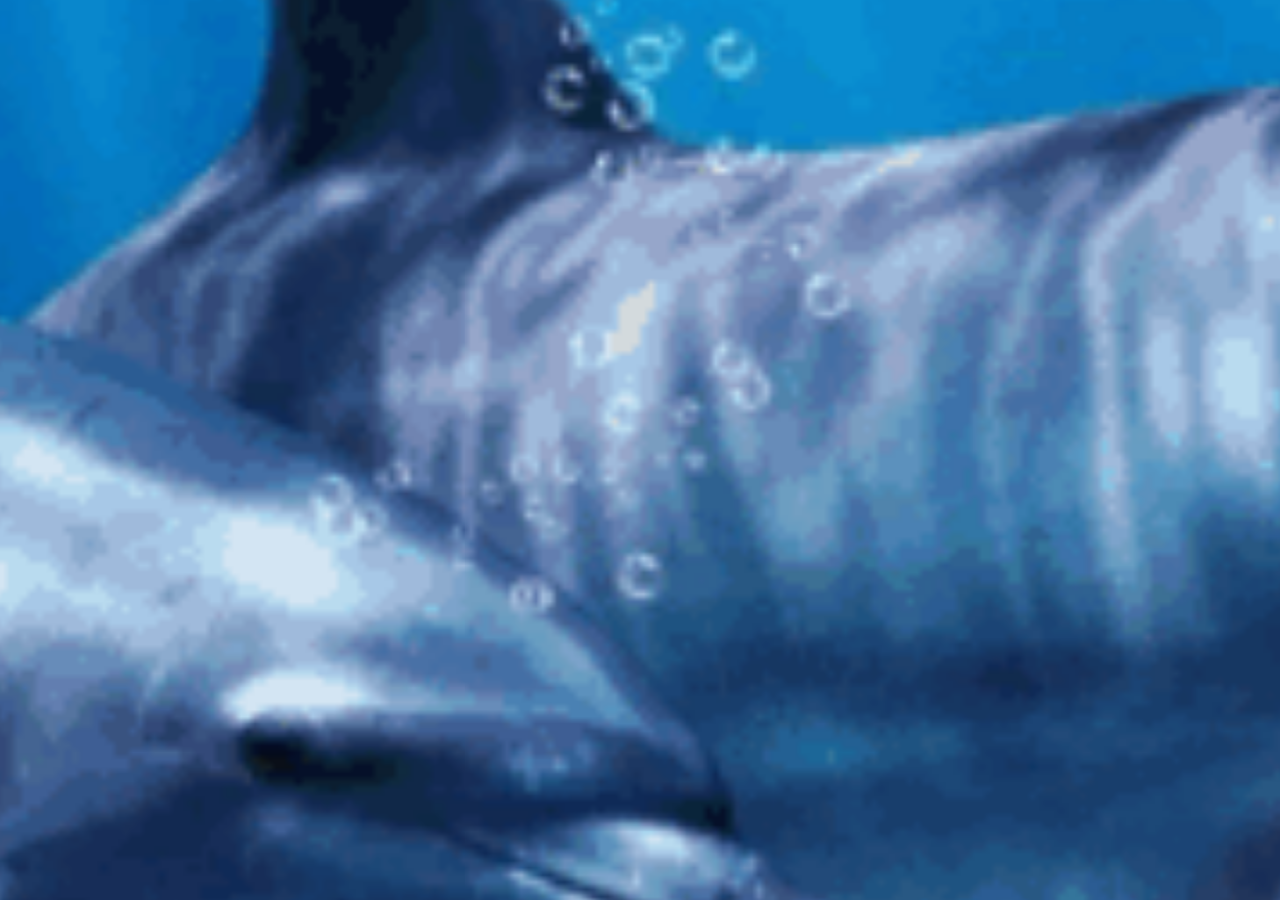
<file: index.html>
<!doctype html>
<html lang="en">
<head>
    <meta charset="UTF-8">
    <title>Document</title>
    <link rel="stylesheet" href="css/index.css">
    <link rel="stylesheet" href="iconfont/iconfont.css">
    <script src="js/index.js"></script>
</head>
<body>
<div class="scene">
    <div class="room">
        <div class="panel"></div>
        <div class="panel">
            <div class="left">
                <div class="iconfont icon-svn"></div>
                <div class="iconfont icon-nodejs"></div>
                <div class="iconfont icon-ajax"></div>
                <div class="iconfont icon-socialjavascript"></div>
            </div>
            <div class="left-a">
                <a href="" class="iconfont icon-svn"></a>
                <a href="" class="iconfont icon-nodejs"></a>
                <a href="" class="iconfont icon-ajax"></a>
                <a href="" class="iconfont icon-socialjavascript"></a>
            </div>
        </div>
        <div class="panel"></div>
        <div class="panel">
            <div class="right">
                <div class="iconfont icon-github-copy"></div>
                <div class="iconfont icon-php"></div>
                <div class="iconfont icon-html51"></div>
                <div class="iconfont icon-css31"></div>
            </div>
            <div class="right-a">
                <a href="" class="iconfont icon-github-copy"></a>
                <a href="" class="iconfont icon-php"></a>
                <a href="" class="iconfont icon-html51"></a>
                <a href="" class="iconfont icon-css31"></a>
            </div>
        </div>
        <div class="panel"></div>
        <div class="panel"></div>
    </div>
</div>
</body>
</html>
</file>
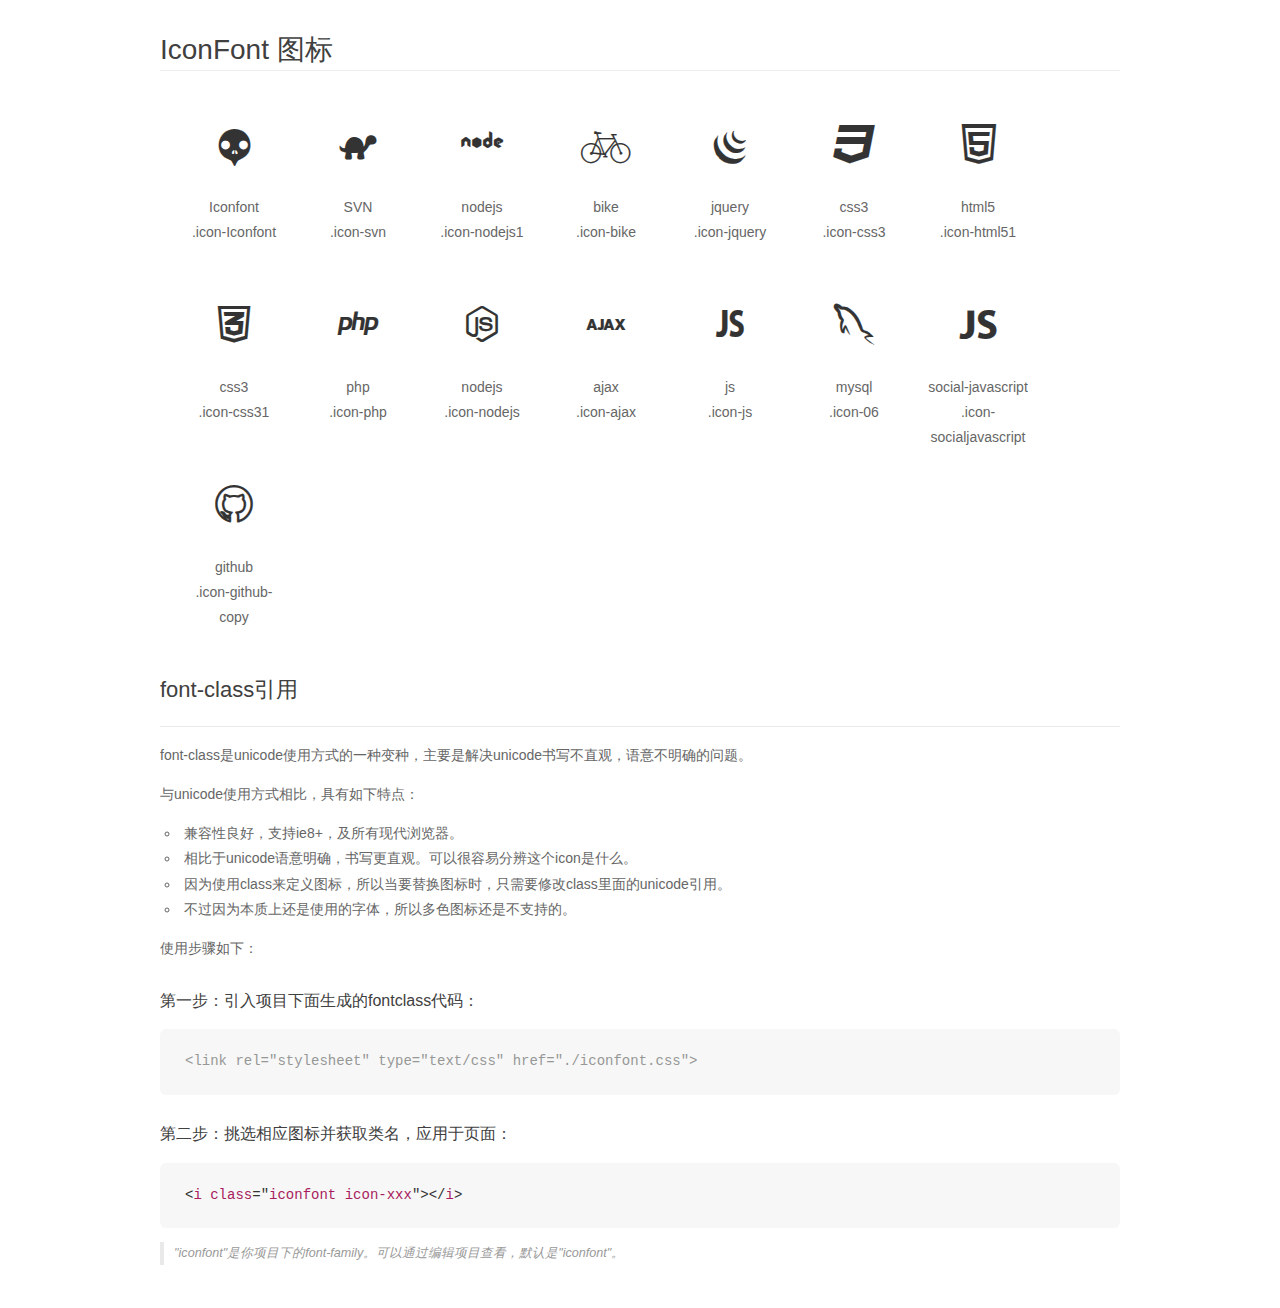
<file: iconfont/demo_fontclass.html>
<!DOCTYPE html>
<html>
<head>
    <meta charset="utf-8"/>
    <title>IconFont</title>
    <link rel="stylesheet" href="demo.css">
    <link rel="stylesheet" href="iconfont.css">
</head>
<body>
    <div class="main markdown">
        <h1>IconFont 图标</h1>
        <ul class="icon_lists clear">
            
                <li>
                <i class="icon iconfont icon-Iconfont"></i>
                    <div class="name">Iconfont</div>
                    <div class="fontclass">.icon-Iconfont</div>
                </li>
            
                <li>
                <i class="icon iconfont icon-svn"></i>
                    <div class="name">SVN</div>
                    <div class="fontclass">.icon-svn</div>
                </li>
            
                <li>
                <i class="icon iconfont icon-nodejs1"></i>
                    <div class="name">nodejs</div>
                    <div class="fontclass">.icon-nodejs1</div>
                </li>
            
                <li>
                <i class="icon iconfont icon-bike"></i>
                    <div class="name">bike</div>
                    <div class="fontclass">.icon-bike</div>
                </li>
            
                <li>
                <i class="icon iconfont icon-jquery"></i>
                    <div class="name">jquery</div>
                    <div class="fontclass">.icon-jquery</div>
                </li>
            
                <li>
                <i class="icon iconfont icon-css3"></i>
                    <div class="name">css3</div>
                    <div class="fontclass">.icon-css3</div>
                </li>
            
                <li>
                <i class="icon iconfont icon-html51"></i>
                    <div class="name">html5</div>
                    <div class="fontclass">.icon-html51</div>
                </li>
            
                <li>
                <i class="icon iconfont icon-css31"></i>
                    <div class="name">css3</div>
                    <div class="fontclass">.icon-css31</div>
                </li>
            
                <li>
                <i class="icon iconfont icon-php"></i>
                    <div class="name">php</div>
                    <div class="fontclass">.icon-php</div>
                </li>
            
                <li>
                <i class="icon iconfont icon-nodejs"></i>
                    <div class="name">nodejs</div>
                    <div class="fontclass">.icon-nodejs</div>
                </li>
            
                <li>
                <i class="icon iconfont icon-ajax"></i>
                    <div class="name">ajax</div>
                    <div class="fontclass">.icon-ajax</div>
                </li>
            
                <li>
                <i class="icon iconfont icon-js"></i>
                    <div class="name">js</div>
                    <div class="fontclass">.icon-js</div>
                </li>
            
                <li>
                <i class="icon iconfont icon-06"></i>
                    <div class="name">mysql</div>
                    <div class="fontclass">.icon-06</div>
                </li>
            
                <li>
                <i class="icon iconfont icon-socialjavascript"></i>
                    <div class="name">social-javascript</div>
                    <div class="fontclass">.icon-socialjavascript</div>
                </li>
            
                <li>
                <i class="icon iconfont icon-github-copy"></i>
                    <div class="name">github</div>
                    <div class="fontclass">.icon-github-copy</div>
                </li>
            
        </ul>

        <h2 id="font-class-">font-class引用</h2>
        <hr>

        <p>font-class是unicode使用方式的一种变种，主要是解决unicode书写不直观，语意不明确的问题。</p>
        <p>与unicode使用方式相比，具有如下特点：</p>
        <ul>
        <li>兼容性良好，支持ie8+，及所有现代浏览器。</li>
        <li>相比于unicode语意明确，书写更直观。可以很容易分辨这个icon是什么。</li>
        <li>因为使用class来定义图标，所以当要替换图标时，只需要修改class里面的unicode引用。</li>
        <li>不过因为本质上还是使用的字体，所以多色图标还是不支持的。</li>
        </ul>
        <p>使用步骤如下：</p>
        <h3 id="-fontclass-">第一步：引入项目下面生成的fontclass代码：</h3>


        <pre><code class="lang-js hljs javascript"><span class="hljs-comment">&lt;link rel="stylesheet" type="text/css" href="./iconfont.css"&gt;</span></code></pre>
        <h3 id="-">第二步：挑选相应图标并获取类名，应用于页面：</h3>
        <pre><code class="lang-css hljs">&lt;<span class="hljs-selector-tag">i</span> <span class="hljs-selector-tag">class</span>="<span class="hljs-selector-tag">iconfont</span> <span class="hljs-selector-tag">icon-xxx</span>"&gt;&lt;/<span class="hljs-selector-tag">i</span>&gt;</code></pre>
        <blockquote>
        <p>"iconfont"是你项目下的font-family。可以通过编辑项目查看，默认是"iconfont"。</p>
        </blockquote>
    </div>
</body>
</html>
</file>
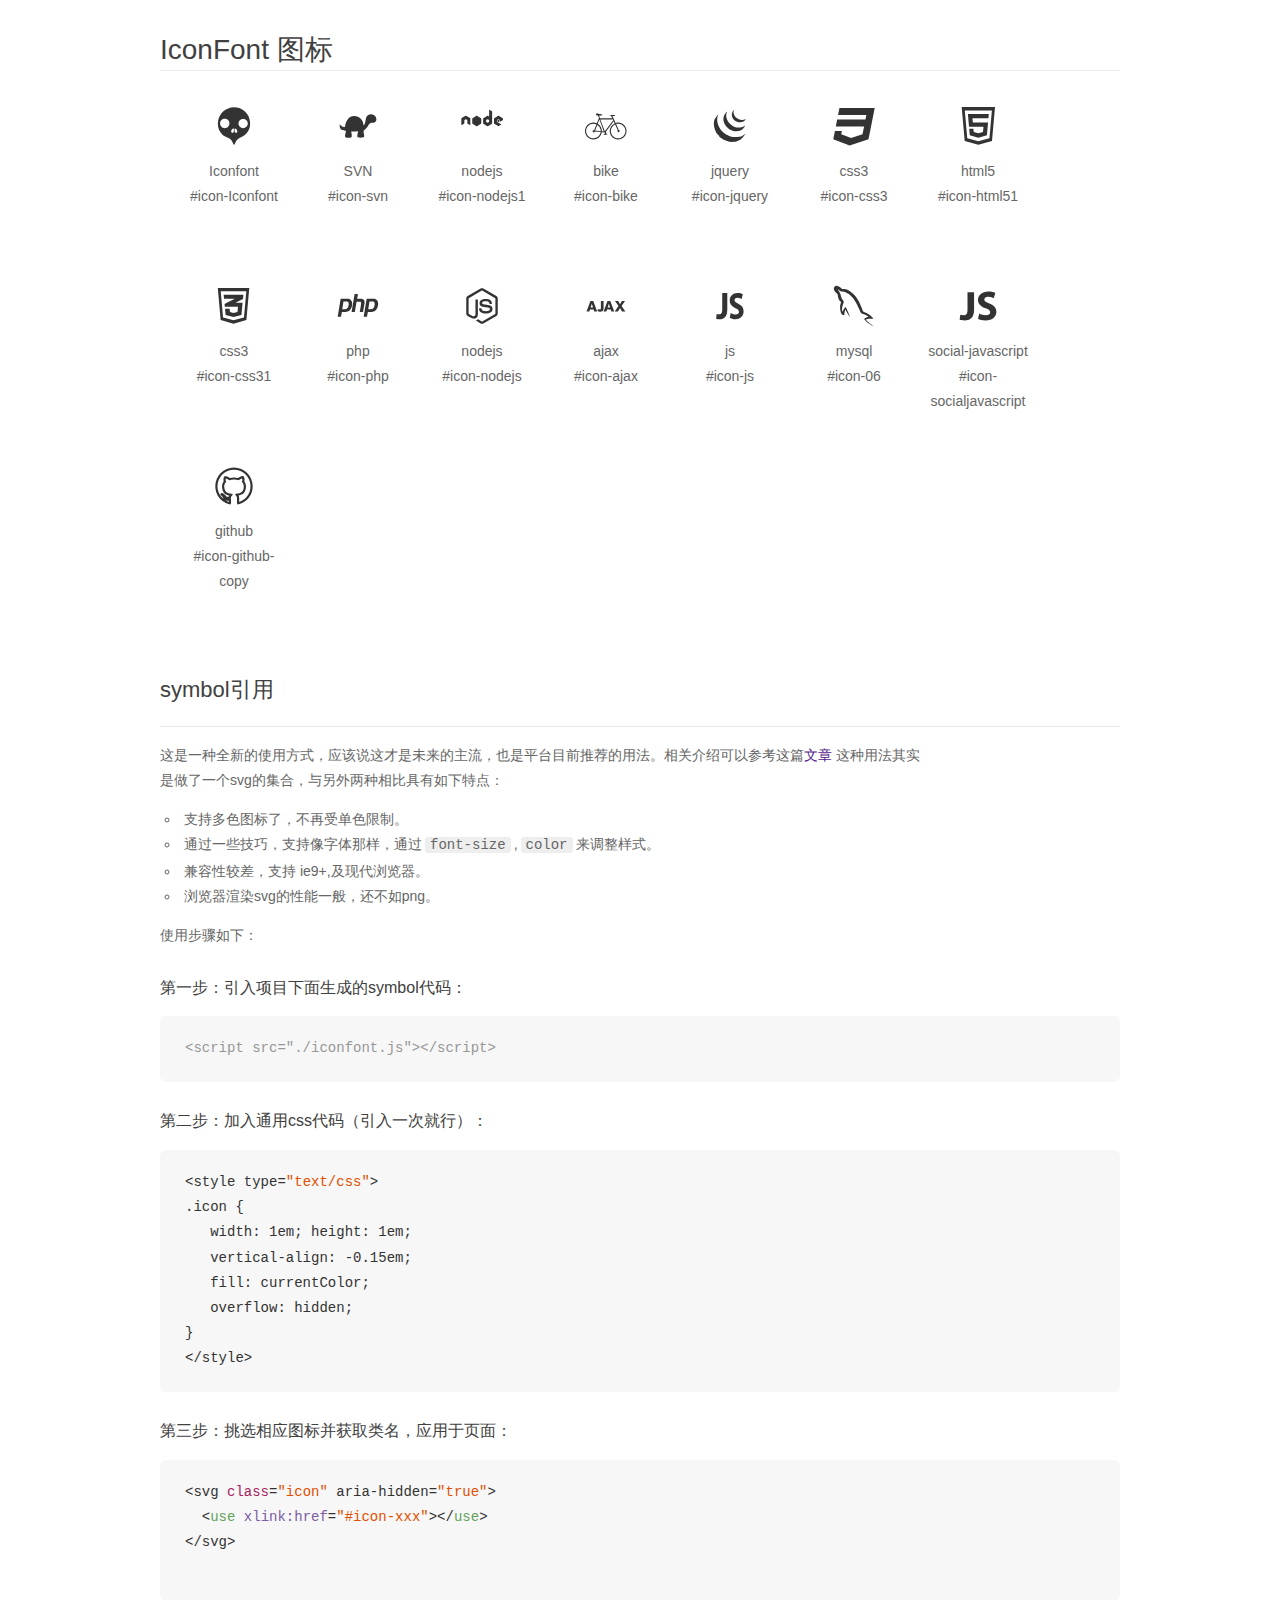
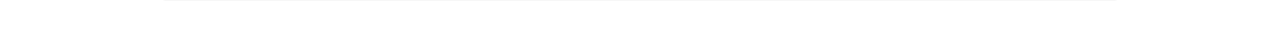
<file: iconfont/demo_symbol.html>
<!DOCTYPE html>
<html>
<head>
    <meta charset="utf-8"/>
    <title>IconFont</title>
    <link rel="stylesheet" href="demo.css">
    <script src="iconfont.js"></script>

    <style type="text/css">
        .icon {
          /* 通过设置 font-size 来改变图标大小 */
          width: 1em; height: 1em;
          /* 图标和文字相邻时，垂直对齐 */
          vertical-align: -0.15em;
          /* 通过设置 color 来改变 SVG 的颜色/fill */
          fill: currentColor;
          /* path 和 stroke 溢出 viewBox 部分在 IE 下会显示
             normalize.css 中也包含这行 */
          overflow: hidden;
        }

    </style>
</head>
<body>
    <div class="main markdown">
        <h1>IconFont 图标</h1>
        <ul class="icon_lists clear">
            
                <li>
                    <svg class="icon" aria-hidden="true">
                        <use xlink:href="#icon-Iconfont"></use>
                    </svg>
                    <div class="name">Iconfont</div>
                    <div class="fontclass">#icon-Iconfont</div>
                </li>
            
                <li>
                    <svg class="icon" aria-hidden="true">
                        <use xlink:href="#icon-svn"></use>
                    </svg>
                    <div class="name">SVN</div>
                    <div class="fontclass">#icon-svn</div>
                </li>
            
                <li>
                    <svg class="icon" aria-hidden="true">
                        <use xlink:href="#icon-nodejs1"></use>
                    </svg>
                    <div class="name">nodejs</div>
                    <div class="fontclass">#icon-nodejs1</div>
                </li>
            
                <li>
                    <svg class="icon" aria-hidden="true">
                        <use xlink:href="#icon-bike"></use>
                    </svg>
                    <div class="name">bike</div>
                    <div class="fontclass">#icon-bike</div>
                </li>
            
                <li>
                    <svg class="icon" aria-hidden="true">
                        <use xlink:href="#icon-jquery"></use>
                    </svg>
                    <div class="name">jquery</div>
                    <div class="fontclass">#icon-jquery</div>
                </li>
            
                <li>
                    <svg class="icon" aria-hidden="true">
                        <use xlink:href="#icon-css3"></use>
                    </svg>
                    <div class="name">css3</div>
                    <div class="fontclass">#icon-css3</div>
                </li>
            
                <li>
                    <svg class="icon" aria-hidden="true">
                        <use xlink:href="#icon-html51"></use>
                    </svg>
                    <div class="name">html5</div>
                    <div class="fontclass">#icon-html51</div>
                </li>
            
                <li>
                    <svg class="icon" aria-hidden="true">
                        <use xlink:href="#icon-css31"></use>
                    </svg>
                    <div class="name">css3</div>
                    <div class="fontclass">#icon-css31</div>
                </li>
            
                <li>
                    <svg class="icon" aria-hidden="true">
                        <use xlink:href="#icon-php"></use>
                    </svg>
                    <div class="name">php</div>
                    <div class="fontclass">#icon-php</div>
                </li>
            
                <li>
                    <svg class="icon" aria-hidden="true">
                        <use xlink:href="#icon-nodejs"></use>
                    </svg>
                    <div class="name">nodejs</div>
                    <div class="fontclass">#icon-nodejs</div>
                </li>
            
                <li>
                    <svg class="icon" aria-hidden="true">
                        <use xlink:href="#icon-ajax"></use>
                    </svg>
                    <div class="name">ajax</div>
                    <div class="fontclass">#icon-ajax</div>
                </li>
            
                <li>
                    <svg class="icon" aria-hidden="true">
                        <use xlink:href="#icon-js"></use>
                    </svg>
                    <div class="name">js</div>
                    <div class="fontclass">#icon-js</div>
                </li>
            
                <li>
                    <svg class="icon" aria-hidden="true">
                        <use xlink:href="#icon-06"></use>
                    </svg>
                    <div class="name">mysql</div>
                    <div class="fontclass">#icon-06</div>
                </li>
            
                <li>
                    <svg class="icon" aria-hidden="true">
                        <use xlink:href="#icon-socialjavascript"></use>
                    </svg>
                    <div class="name">social-javascript</div>
                    <div class="fontclass">#icon-socialjavascript</div>
                </li>
            
                <li>
                    <svg class="icon" aria-hidden="true">
                        <use xlink:href="#icon-github-copy"></use>
                    </svg>
                    <div class="name">github</div>
                    <div class="fontclass">#icon-github-copy</div>
                </li>
            
        </ul>


        <h2 id="symbol-">symbol引用</h2>
        <hr>

        <p>这是一种全新的使用方式，应该说这才是未来的主流，也是平台目前推荐的用法。相关介绍可以参考这篇<a href="">文章</a>
        这种用法其实是做了一个svg的集合，与另外两种相比具有如下特点：</p>
        <ul>
          <li>支持多色图标了，不再受单色限制。</li>
          <li>通过一些技巧，支持像字体那样，通过<code>font-size</code>,<code>color</code>来调整样式。</li>
          <li>兼容性较差，支持 ie9+,及现代浏览器。</li>
          <li>浏览器渲染svg的性能一般，还不如png。</li>
        </ul>
        <p>使用步骤如下：</p>
        <h3 id="-symbol-">第一步：引入项目下面生成的symbol代码：</h3>
        <pre><code class="lang-js hljs javascript"><span class="hljs-comment">&lt;script src="./iconfont.js"&gt;&lt;/script&gt;</span></code></pre>
        <h3 id="-css-">第二步：加入通用css代码（引入一次就行）：</h3>
        <pre><code class="lang-js hljs javascript">&lt;style type=<span class="hljs-string">"text/css"</span>&gt;
.icon {
   width: <span class="hljs-number">1</span>em; height: <span class="hljs-number">1</span>em;
   vertical-align: <span class="hljs-number">-0.15</span>em;
   fill: currentColor;
   overflow: hidden;
}
&lt;<span class="hljs-regexp">/style&gt;</span></code></pre>
        <h3 id="-">第三步：挑选相应图标并获取类名，应用于页面：</h3>
        <pre><code class="lang-js hljs javascript">&lt;svg <span class="hljs-class"><span class="hljs-keyword">class</span></span>=<span class="hljs-string">"icon"</span> aria-hidden=<span class="hljs-string">"true"</span>&gt;<span class="xml"><span class="hljs-tag">
  &lt;<span class="hljs-name">use</span> <span class="hljs-attr">xlink:href</span>=<span class="hljs-string">"#icon-xxx"</span>&gt;</span><span class="hljs-tag">&lt;/<span class="hljs-name">use</span>&gt;</span>
</span>&lt;<span class="hljs-regexp">/svg&gt;
        </span></code></pre>
    </div>
</body>
</html>
</file>
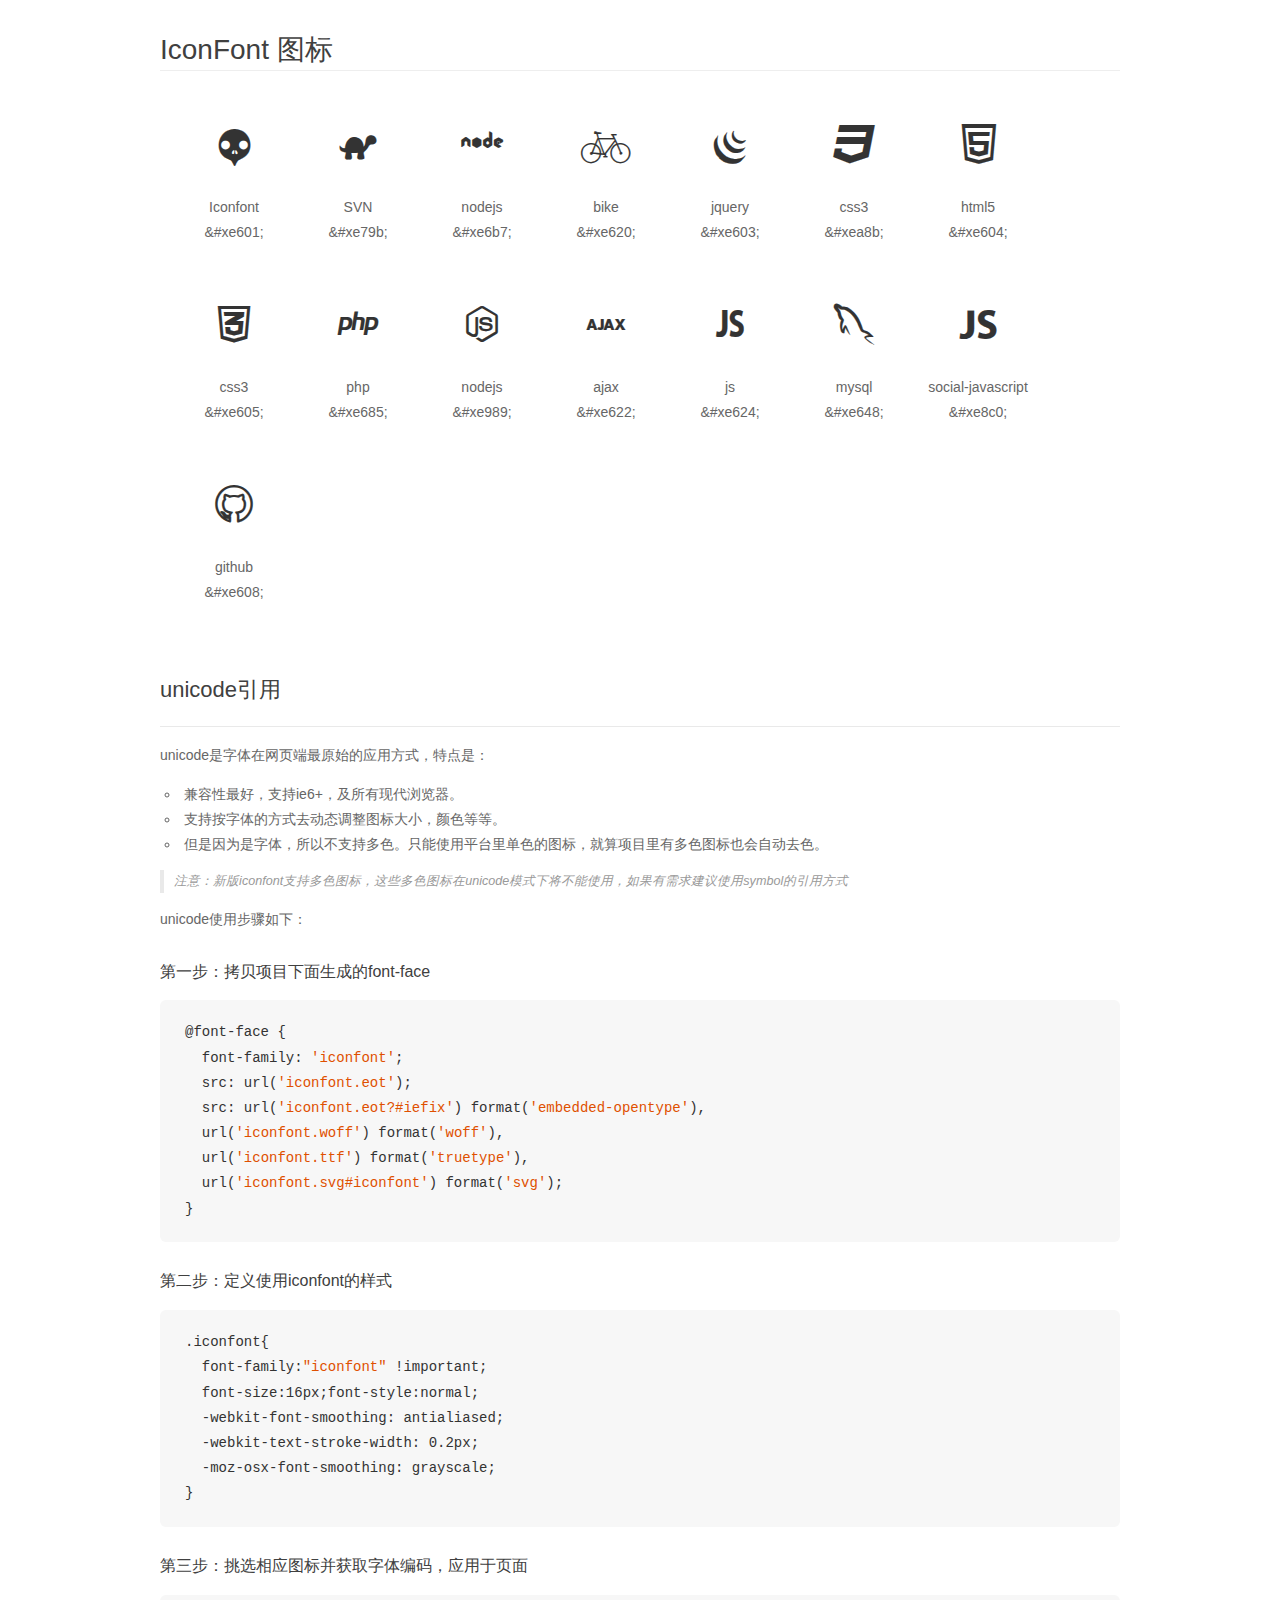
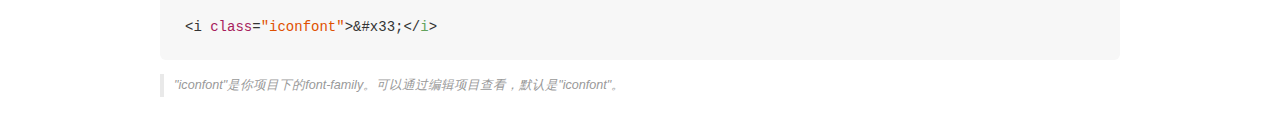
<file: iconfont/demo_unicode.html>
<!DOCTYPE html>
<html>
<head>
    <meta charset="utf-8"/>
    <title>IconFont</title>
    <link rel="stylesheet" href="demo.css">

    <style type="text/css">

        @font-face {font-family: "iconfont";
          src: url('iconfont.eot'); /* IE9*/
          src: url('iconfont.eot#iefix') format('embedded-opentype'), /* IE6-IE8 */
          url('iconfont.woff') format('woff'), /* chrome, firefox */
          url('iconfont.ttf') format('truetype'), /* chrome, firefox, opera, Safari, Android, iOS 4.2+*/
          url('iconfont.svg#iconfont') format('svg'); /* iOS 4.1- */
        }

        .iconfont {
          font-family:"iconfont" !important;
          font-size:16px;
          font-style:normal;
          -webkit-font-smoothing: antialiased;
          -webkit-text-stroke-width: 0.2px;
          -moz-osx-font-smoothing: grayscale;
        }

    </style>
</head>
<body>
    <div class="main markdown">
        <h1>IconFont 图标</h1>
        <ul class="icon_lists clear">
            
                <li>
                <i class="icon iconfont">&#xe601;</i>
                    <div class="name">Iconfont</div>
                    <div class="code">&amp;#xe601;</div>
                </li>
            
                <li>
                <i class="icon iconfont">&#xe79b;</i>
                    <div class="name">SVN</div>
                    <div class="code">&amp;#xe79b;</div>
                </li>
            
                <li>
                <i class="icon iconfont">&#xe6b7;</i>
                    <div class="name">nodejs</div>
                    <div class="code">&amp;#xe6b7;</div>
                </li>
            
                <li>
                <i class="icon iconfont">&#xe620;</i>
                    <div class="name">bike</div>
                    <div class="code">&amp;#xe620;</div>
                </li>
            
                <li>
                <i class="icon iconfont">&#xe603;</i>
                    <div class="name">jquery</div>
                    <div class="code">&amp;#xe603;</div>
                </li>
            
                <li>
                <i class="icon iconfont">&#xea8b;</i>
                    <div class="name">css3</div>
                    <div class="code">&amp;#xea8b;</div>
                </li>
            
                <li>
                <i class="icon iconfont">&#xe604;</i>
                    <div class="name">html5</div>
                    <div class="code">&amp;#xe604;</div>
                </li>
            
                <li>
                <i class="icon iconfont">&#xe605;</i>
                    <div class="name">css3</div>
                    <div class="code">&amp;#xe605;</div>
                </li>
            
                <li>
                <i class="icon iconfont">&#xe685;</i>
                    <div class="name">php</div>
                    <div class="code">&amp;#xe685;</div>
                </li>
            
                <li>
                <i class="icon iconfont">&#xe989;</i>
                    <div class="name">nodejs</div>
                    <div class="code">&amp;#xe989;</div>
                </li>
            
                <li>
                <i class="icon iconfont">&#xe622;</i>
                    <div class="name">ajax</div>
                    <div class="code">&amp;#xe622;</div>
                </li>
            
                <li>
                <i class="icon iconfont">&#xe624;</i>
                    <div class="name">js</div>
                    <div class="code">&amp;#xe624;</div>
                </li>
            
                <li>
                <i class="icon iconfont">&#xe648;</i>
                    <div class="name">mysql</div>
                    <div class="code">&amp;#xe648;</div>
                </li>
            
                <li>
                <i class="icon iconfont">&#xe8c0;</i>
                    <div class="name">social-javascript</div>
                    <div class="code">&amp;#xe8c0;</div>
                </li>
            
                <li>
                <i class="icon iconfont">&#xe608;</i>
                    <div class="name">github</div>
                    <div class="code">&amp;#xe608;</div>
                </li>
            
        </ul>
        <h2 id="unicode-">unicode引用</h2>
        <hr>

        <p>unicode是字体在网页端最原始的应用方式，特点是：</p>
        <ul>
        <li>兼容性最好，支持ie6+，及所有现代浏览器。</li>
        <li>支持按字体的方式去动态调整图标大小，颜色等等。</li>
        <li>但是因为是字体，所以不支持多色。只能使用平台里单色的图标，就算项目里有多色图标也会自动去色。</li>
        </ul>
        <blockquote>
        <p>注意：新版iconfont支持多色图标，这些多色图标在unicode模式下将不能使用，如果有需求建议使用symbol的引用方式</p>
        </blockquote>
        <p>unicode使用步骤如下：</p>
        <h3 id="-font-face">第一步：拷贝项目下面生成的font-face</h3>
        <pre><code class="lang-js hljs javascript">@font-face {
  font-family: <span class="hljs-string">'iconfont'</span>;
  src: url(<span class="hljs-string">'iconfont.eot'</span>);
  src: url(<span class="hljs-string">'iconfont.eot?#iefix'</span>) format(<span class="hljs-string">'embedded-opentype'</span>),
  url(<span class="hljs-string">'iconfont.woff'</span>) format(<span class="hljs-string">'woff'</span>),
  url(<span class="hljs-string">'iconfont.ttf'</span>) format(<span class="hljs-string">'truetype'</span>),
  url(<span class="hljs-string">'iconfont.svg#iconfont'</span>) format(<span class="hljs-string">'svg'</span>);
}
</code></pre>
        <h3 id="-iconfont-">第二步：定义使用iconfont的样式</h3>
        <pre><code class="lang-js hljs javascript">.iconfont{
  font-family:<span class="hljs-string">"iconfont"</span> !important;
  font-size:<span class="hljs-number">16</span>px;font-style:normal;
  -webkit-font-smoothing: antialiased;
  -webkit-text-stroke-width: <span class="hljs-number">0.2</span>px;
  -moz-osx-font-smoothing: grayscale;
}
</code></pre>
        <h3 id="-">第三步：挑选相应图标并获取字体编码，应用于页面</h3>
        <pre><code class="lang-js hljs javascript">&lt;i <span class="hljs-class"><span class="hljs-keyword">class</span></span>=<span class="hljs-string">"iconfont"</span>&gt;&amp;#x33;<span class="xml"><span class="hljs-tag">&lt;/<span class="hljs-name">i</span>&gt;</span></span></code></pre>

        <blockquote>
        <p>"iconfont"是你项目下的font-family。可以通过编辑项目查看，默认是"iconfont"。</p>
        </blockquote>
    </div>


</body>
</html>
</file>
<file: css/index.css>
html,body{
    padding: 0;margin: 0;
    width: 100%;height: 100%;
}
.scene{
    width: 100%;
    height: 100%;
    position: absolute;left: 0;top: 0;
    perspective: 500px;
}
.scene .room{
    width: 100%;
    height:100%;
    position: absolute;
    left: 0;
    top: 0;
    transform-style: preserve-3d;
    transform: translateZ(-400px);
}
.scene .room .panel{
    width: 100%;
    height: 100%;
    position: absolute;left: 0;top: 0;
    transform-style: preserve-3d;
    backface-visibility: visible;
}
.scene .room .panel:nth-child(1) {
background:url(../img/yu.gif);
transform-origin: top;
transform: rotateX(90deg);
box-shadow: 0 0 200px #999 inset;
}
.scene .room .panel:nth-child(2){
    background:url(../img/yu.gif);
    transform-origin: left;
    transform: rotateY(-90deg);
    box-shadow: 0 0 200px #999 inset;
}
.scene .room .panel:nth-child(3){
    background:#e5e5e5 url(../img/yu.gif) center;;
    background-size: contain;
}
.scene .room .panel:nth-child(4){
    background:url(../img/yu.gif);
    transform-origin: right;
    transform: rotateY(90deg);;
}
.scene .room .panel:nth-child(5){
    background: url(../img/qiang1.gif);

    transform-origin: bottom;
    transform: rotateX(-90deg);
}
.scene .room .panel:nth-child(6){
    background: url(../img/yu.gif) ;
    background-size: cover;

}
.left{
    width: 800px;
    height: 100px;
    margin: auto;
    margin-top: 200px;
}
.iconfont{
    float: left;
    width: 100px;height: 100px;
    background: #ccc;
    color: red;
    font-size: 100px;
    line-height: 100px;
    text-align: center;
    margin: 0px 50px 0 50px;
    border-radius: 15px;
    transform: rotateY(180deg);
}
.right{
    width: 800px;
    height: 100px;
    margin: auto;
    margin-top: 200px;
}
.left-a{
    width: 800px;
    height: 100px;
    margin: auto;
    margin-top: 200px;
    display: none;
}
.iconfont{
    float: left;
    width: 100px;height: 100px;
    background: #ccc;
    color: red;
    font-size: 100px;
    line-height: 100px;
    text-align: center;
    margin: 0px 50px 0 50px;
    border-radius: 15px;
}
.right-a{
    width: 800px;
    height: 100px;
    margin: auto;
    margin-top: 200px;
    display: none;
}
</file>
<file: iconfont/iconfont.css>
@font-face {font-family: "iconfont";
  src: url('iconfont.eot?t=1479343877457'); /* IE9*/
  src: url('iconfont.eot?t=1479343877457#iefix') format('embedded-opentype'), /* IE6-IE8 */
  url('iconfont.woff?t=1479343877457') format('woff'), /* chrome, firefox */
  url('iconfont.ttf?t=1479343877457') format('truetype'), /* chrome, firefox, opera, Safari, Android, iOS 4.2+*/
  url('iconfont.svg?t=1479343877457#iconfont') format('svg'); /* iOS 4.1- */
}

.iconfont {
  font-family:"iconfont" !important;
  font-size:50px;
  font-style:normal;
  -webkit-font-smoothing: antialiased;
  -webkit-text-stroke-width: 0.2px;
  -moz-osx-font-smoothing: grayscale;
}

.icon-Iconfont:before { content: "\e601"; }

.icon-svn:before { content: "\e79b"; }

.icon-nodejs1:before { content: "\e6b7"; }

.icon-bike:before { content: "\e620"; }

.icon-jquery:before { content: "\e603"; }

.icon-css3:before { content: "\ea8b"; }

.icon-html51:before { content: "\e604"; }

.icon-css31:before { content: "\e605"; }

.icon-php:before { content: "\e685"; }

.icon-nodejs:before { content: "\e989"; }

.icon-ajax:before { content: "\e622"; }

.icon-js:before { content: "\e624"; }

.icon-06:before { content: "\e648"; }

.icon-socialjavascript:before { content: "\e8c0"; }

.icon-github-copy:before { content: "\e608"; }
</file>
<file: iconfont/demo.css>
*{margin: 0;padding: 0;list-style: none;}
/*
KISSY CSS Reset
理念：1. reset 的目的不是清除浏览器的默认样式，这仅是部分工作。清除和重置是紧密不可分的。
2. reset 的目的不是让默认样式在所有浏览器下一致，而是减少默认样式有可能带来的问题。
3. reset 期望提供一套普适通用的基础样式。但没有银弹，推荐根据具体需求，裁剪和修改后再使用。
特色：1. 适应中文；2. 基于最新主流浏览器。
维护：玉伯<lifesinger@gmail.com>, 正淳<ragecarrier@gmail.com>
 */

/** 清除内外边距 **/
body, h1, h2, h3, h4, h5, h6, hr, p, blockquote, /* structural elements 结构元素 */
dl, dt, dd, ul, ol, li, /* list elements 列表元素 */
pre, /* text formatting elements 文本格式元素 */
form, fieldset, legend, button, input, textarea, /* form elements 表单元素 */
th, td /* table elements 表格元素 */ {
  margin: 0;
  padding: 0;
}

/** 设置默认字体 **/
body,
button, input, select, textarea /* for ie */ {
  font: 12px/1.5 tahoma, arial, \5b8b\4f53, sans-serif;
}
h1, h2, h3, h4, h5, h6 { font-size: 100%; }
address, cite, dfn, em, var { font-style: normal; } /* 将斜体扶正 */
code, kbd, pre, samp { font-family: courier new, courier, monospace; } /* 统一等宽字体 */
small { font-size: 12px; } /* 小于 12px 的中文很难阅读，让 small 正常化 */

/** 重置列表元素 **/
ul, ol { list-style: none; }

/** 重置文本格式元素 **/
a { text-decoration: none; }
a:hover { text-decoration: underline; }


/** 重置表单元素 **/
legend { color: #000; } /* for ie6 */
fieldset, img { border: 0; } /* img 搭车：让链接里的 img 无边框 */
button, input, select, textarea { font-size: 100%; } /* 使得表单元素在 ie 下能继承字体大小 */
/* 注：optgroup 无法扶正 */

/** 重置表格元素 **/
table { border-collapse: collapse; border-spacing: 0; }

/* 清除浮动 */
.ks-clear:after, .clear:after {
  content: '\20';
  display: block;
  height: 0;
  clear: both;
}
.ks-clear, .clear {
  *zoom: 1;
}

.main {
  padding: 30px 100px;
width: 960px;
margin: 0 auto;
}
.main h1{font-size:36px; color:#333; text-align:left;margin-bottom:30px; border-bottom: 1px solid #eee;}

.helps{margin-top:40px;}
.helps pre{
  padding:20px;
  margin:10px 0;
  border:solid 1px #e7e1cd;
  background-color: #fffdef;
  overflow: auto;
}

.icon_lists{
  width: 100% !important;

}

.icon_lists li{
  float:left;
  width: 100px;
  height:180px;
  text-align: center;
  list-style: none !important;
}
.icon_lists .icon{
  font-size: 42px;
  line-height: 100px;
  margin: 10px 0;
  color:#333;
  -webkit-transition: font-size 0.25s ease-out 0s;
  -moz-transition: font-size 0.25s ease-out 0s;
  transition: font-size 0.25s ease-out 0s;

}
.icon_lists .icon:hover{
  font-size: 100px;
}



.markdown {
  color: #666;
  font-size: 14px;
  line-height: 1.8;
}

.highlight {
  line-height: 1.5;
}

.markdown img {
  vertical-align: middle;
  max-width: 100%;
}

.markdown h1 {
  color: #404040;
  font-weight: 500;
  line-height: 40px;
  margin-bottom: 24px;
}

.markdown h2,
.markdown h3,
.markdown h4,
.markdown h5,
.markdown h6 {
  color: #404040;
  margin: 1.6em 0 0.6em 0;
  font-weight: 500;
  clear: both;
}

.markdown h1 {
  font-size: 28px;
}

.markdown h2 {
  font-size: 22px;
}

.markdown h3 {
  font-size: 16px;
}

.markdown h4 {
  font-size: 14px;
}

.markdown h5 {
  font-size: 12px;
}

.markdown h6 {
  font-size: 12px;
}

.markdown hr {
  height: 1px;
  border: 0;
  background: #e9e9e9;
  margin: 16px 0;
  clear: both;
}

.markdown p,
.markdown pre {
  margin: 1em 0;
}

.markdown > p,
.markdown > blockquote,
.markdown > .highlight,
.markdown > ol,
.markdown > ul {
  width: 80%;
}

.markdown ul > li {
  list-style: circle;
}

.markdown > ul li,
.markdown blockquote ul > li {
  margin-left: 20px;
  padding-left: 4px;
}

.markdown > ul li p,
.markdown > ol li p {
  margin: 0.6em 0;
}

.markdown ol > li {
  list-style: decimal;
}

.markdown > ol li,
.markdown blockquote ol > li {
  margin-left: 20px;
  padding-left: 4px;
}

.markdown code {
  margin: 0 3px;
  padding: 0 5px;
  background: #eee;
  border-radius: 3px;
}

.markdown pre {
  border-radius: 6px;
  background: #f7f7f7;
  padding: 20px;
}

.markdown pre code {
  border: none;
  background: #f7f7f7;
  margin: 0;
}

.markdown strong,
.markdown b {
  font-weight: 600;
}

.markdown > table {
  border-collapse: collapse;
  border-spacing: 0px;
  empty-cells: show;
  border: 1px solid #e9e9e9;
  width: 95%;
  margin-bottom: 24px;
}

.markdown > table th {
  white-space: nowrap;
  color: #333;
  font-weight: 600;

}

.markdown > table th,
.markdown > table td {
  border: 1px solid #e9e9e9;
  padding: 8px 16px;
  text-align: left;
}

.markdown > table th {
  background: #F7F7F7;
}

.markdown blockquote {
  font-size: 90%;
  color: #999;
  border-left: 4px solid #e9e9e9;
  padding-left: 0.8em;
  margin: 1em 0;
  font-style: italic;
}

.markdown blockquote p {
  margin: 0;
}

.markdown .anchor {
  opacity: 0;
  transition: opacity 0.3s ease;
  margin-left: 8px;
}

.markdown .waiting {
  color: #ccc;
}

.markdown h1:hover .anchor,
.markdown h2:hover .anchor,
.markdown h3:hover .anchor,
.markdown h4:hover .anchor,
.markdown h5:hover .anchor,
.markdown h6:hover .anchor {
  opacity: 1;
  display: inline-block;
}

.markdown > br,
.markdown > p > br {
  clear: both;
}


.hljs {
  display: block;
  background: white;
  padding: 0.5em;
  color: #333333;
  overflow-x: auto;
}

.hljs-comment,
.hljs-meta {
  color: #969896;
}

.hljs-string,
.hljs-variable,
.hljs-template-variable,
.hljs-strong,
.hljs-emphasis,
.hljs-quote {
  color: #df5000;
}

.hljs-keyword,
.hljs-selector-tag,
.hljs-type {
  color: #a71d5d;
}

.hljs-literal,
.hljs-symbol,
.hljs-bullet,
.hljs-attribute {
  color: #0086b3;
}

.hljs-section,
.hljs-name {
  color: #63a35c;
}

.hljs-tag {
  color: #333333;
}

.hljs-title,
.hljs-attr,
.hljs-selector-id,
.hljs-selector-class,
.hljs-selector-attr,
.hljs-selector-pseudo {
  color: #795da3;
}

.hljs-addition {
  color: #55a532;
  background-color: #eaffea;
}

.hljs-deletion {
  color: #bd2c00;
  background-color: #ffecec;
}

.hljs-link {
  text-decoration: underline;
}

pre{
  background: #fff;
}
</file>
